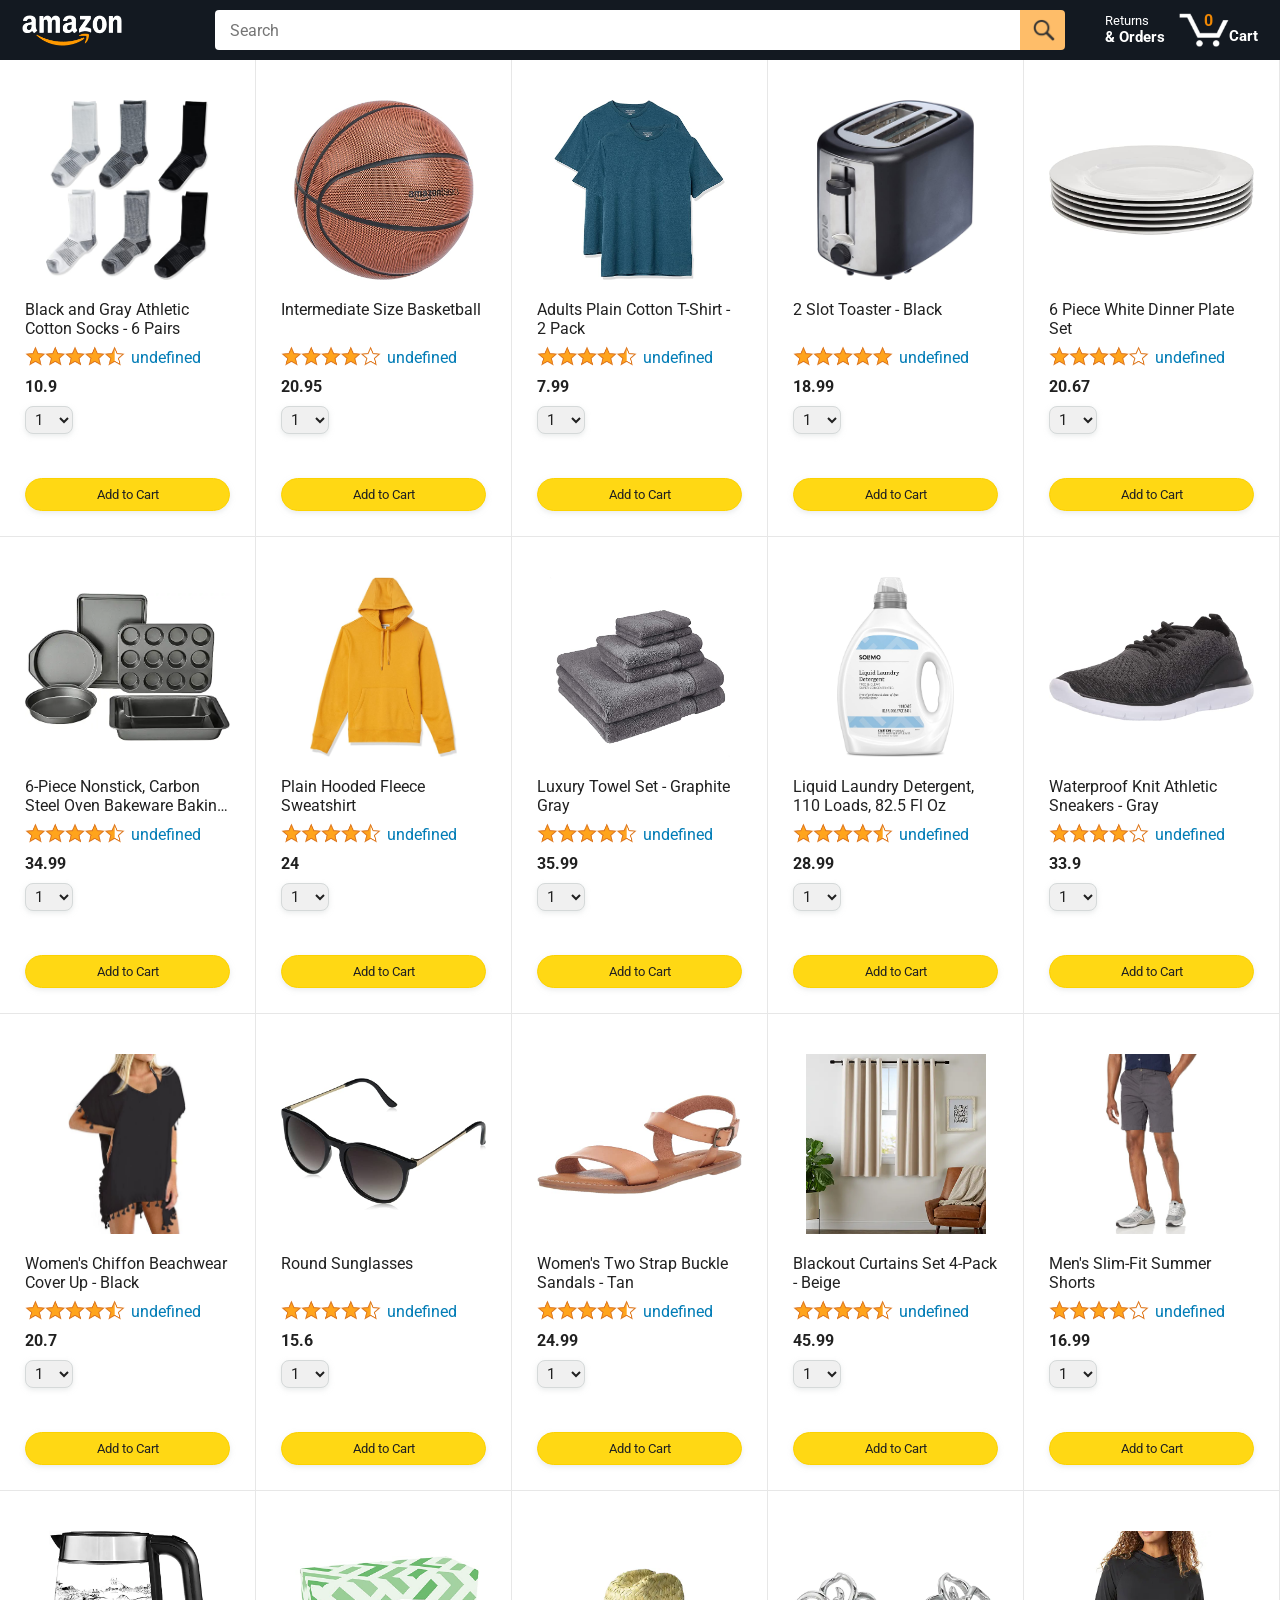
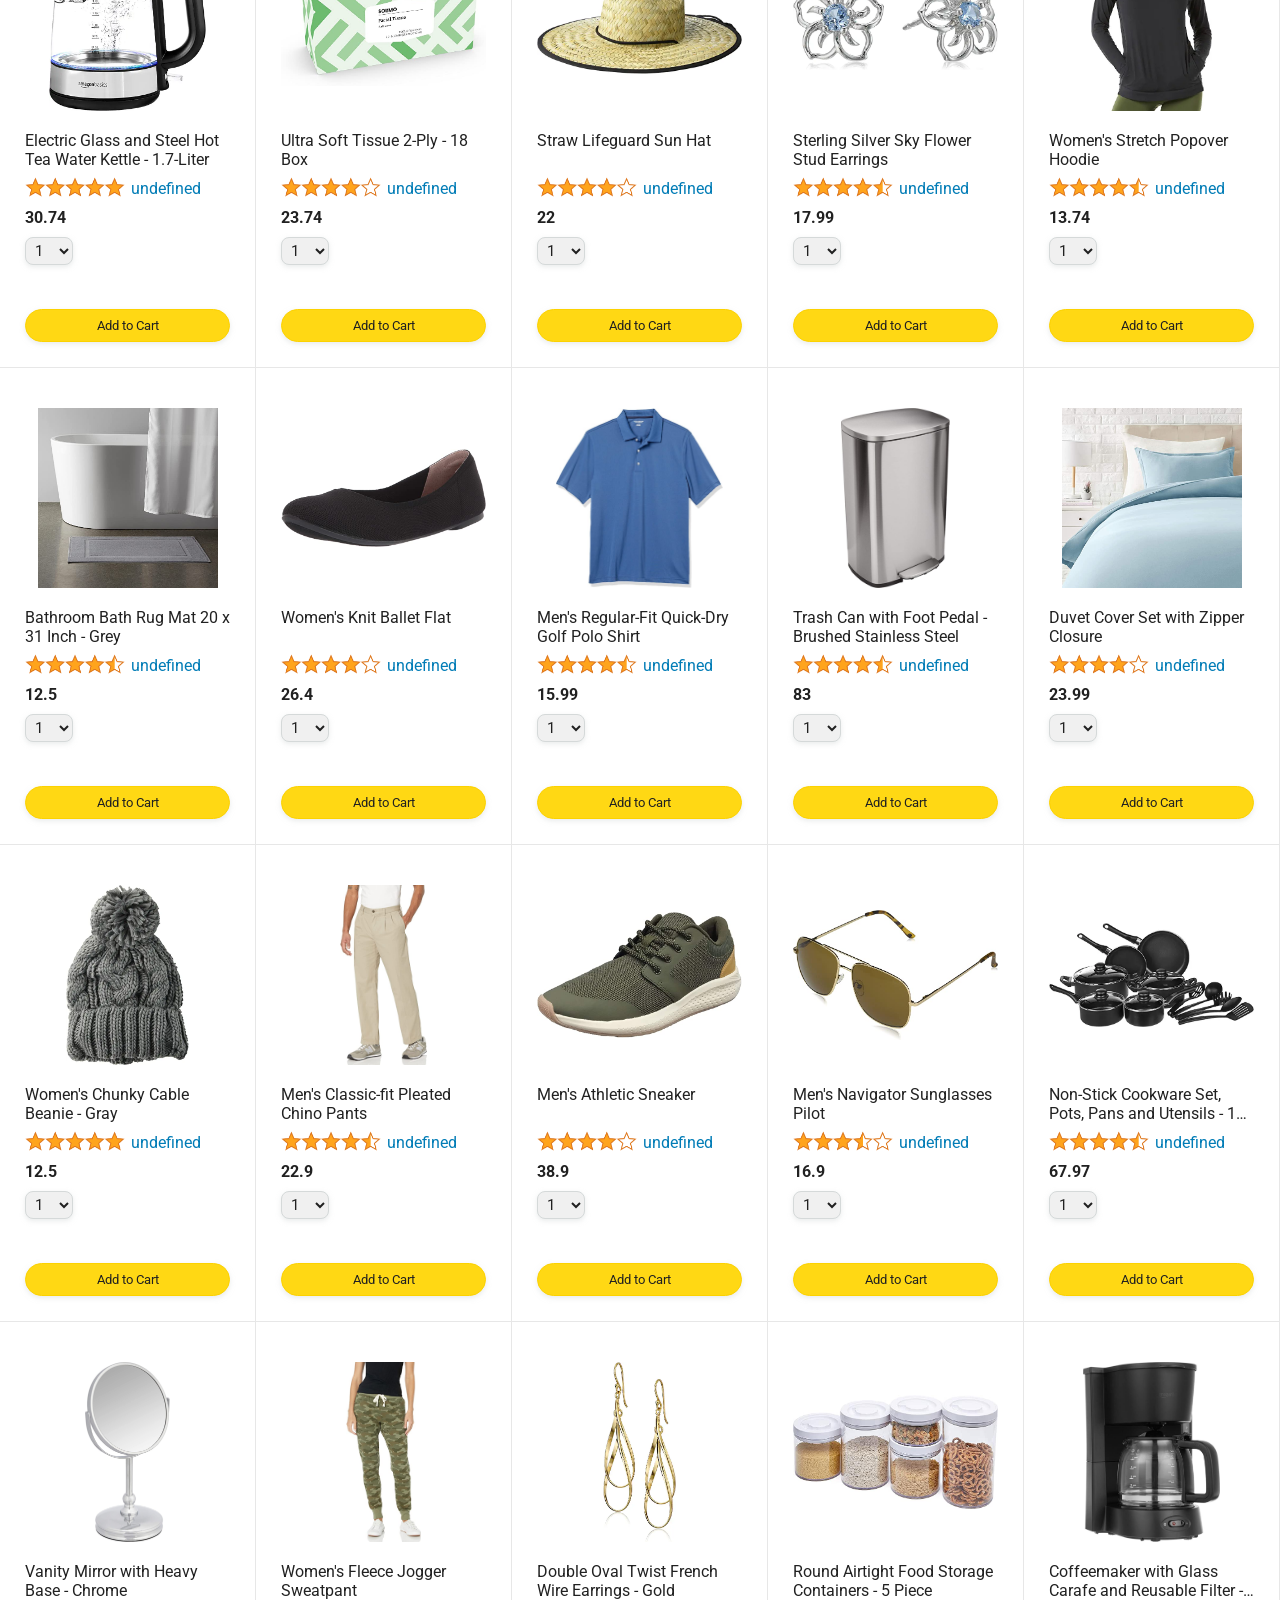
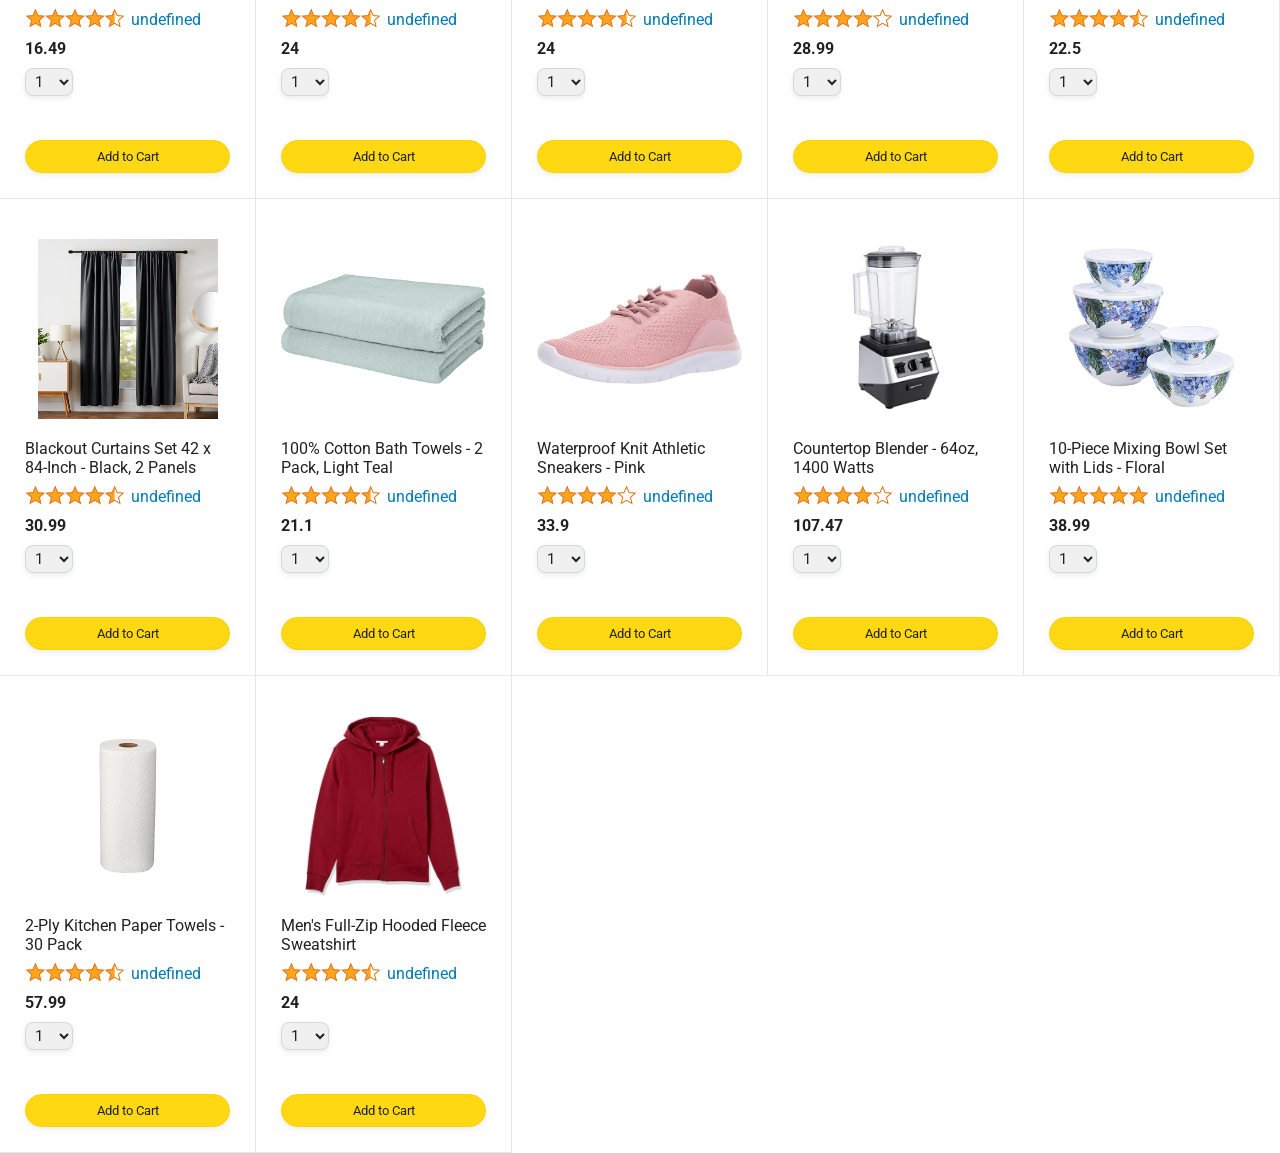
<file: amazonClone/amazon.html>
<!DOCTYPE html>
<html>
  <head>
    <title>Amazon Project</title>

    <!-- This code is needed for responsive design to work.
      (Responsive design = make the website look good on
      smaller screen sizes like a phone or a tablet). -->
    <meta name="viewport" content="width=device-width, initial-scale=1">

    <!-- Load a font called Roboto from Google Fonts. -->
    <link rel="preconnect" href="https://fonts.googleapis.com">
    <link rel="preconnect" href="https://fonts.gstatic.com" crossorigin>
    <link href="https://fonts.googleapis.com/css2?family=Roboto:wght@400;500;700&display=swap" rel="stylesheet">

    <!-- Here are the CSS files for this page. -->
    <link rel="stylesheet" href="styles/shared/general.css">
    <link rel="stylesheet" href="styles/shared/amazon-header.css">
    <link rel="stylesheet" href="styles/pages/amazon.css">
  </head>
  <body>
    <div class="amazon-header">
      <div class="amazon-header-left-section">
        <a href="amazon.html" class="header-link">
          <img class="amazon-logo"
            src="images/amazon-logo-white.png">
          <img class="amazon-mobile-logo"
            src="images/amazon-mobile-logo-white.png">
        </a>
      </div>

      <div class="amazon-header-middle-section">
        <input class="search-bar" type="text" placeholder="Search">

        <button class="search-button">
          <img class="search-icon" src="images/icons/search-icon.png">
        </button>
      </div>

      <div class="amazon-header-right-section">
        <a class="orders-link header-link" href="orders.html">
          <span class="returns-text">Returns</span>
          <span class="orders-text">& Orders</span>
        </a>

        <a class="cart-link header-link" href="checkout.html">
          <img class="cart-icon" src="images/icons/cart-icon.png">
          <div class="cart-quantity js-cart-quantity">0</div>
          <div class="cart-text">Cart</div>
        </a>
      </div>
    </div>
    
    <div class="main">
      <div class="products-grid js-product-grid">

      </div>
      </div>
    </div>
    <script src="data/cart.js"></script>
    <script src="data/products.js"></script>
    <script src="scripts/amazon.js" ></script>
  </body>
</html>
</file>
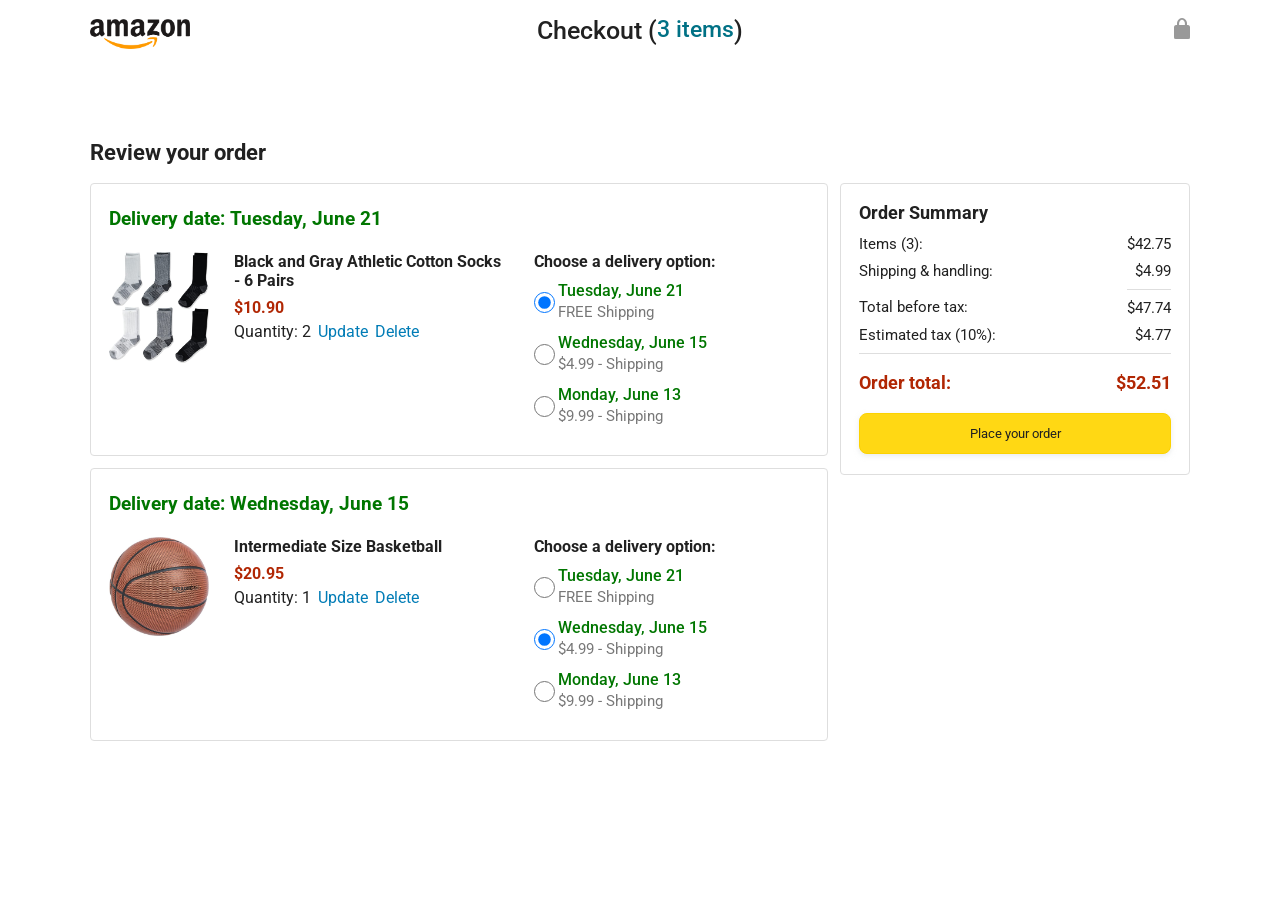
<file: amazonClone/checkout.html>
<!DOCTYPE html>
<html>
  <head>
    <title>Checkout</title>

    <!-- This code is needed for responsive design to work.
      (Responsive design = make the website look good on
      smaller screen sizes like a phone or a tablet). -->
    <meta name="viewport" content="width=device-width, initial-scale=1">

    <!-- Load a font called Roboto from Google Fonts. -->
    <link rel="preconnect" href="https://fonts.googleapis.com">
    <link rel="preconnect" href="https://fonts.gstatic.com" crossorigin>
    <link href="https://fonts.googleapis.com/css2?family=Roboto:wght@400;500;700&display=swap" rel="stylesheet">

    <!-- Here are the CSS files for this page. -->
    <link rel="stylesheet" href="styles/shared/general.css">
    <link rel="stylesheet" href="styles/pages/checkout/checkout-header.css">
    <link rel="stylesheet" href="styles/pages/checkout/checkout.css">
  </head>
  <body>
    <div class="checkout-header">
      <div class="header-content">
        <div class="checkout-header-left-section">
          <a href="amazon.html">
            <img class="amazon-logo" src="images/amazon-logo.png">
            <img class="amazon-mobile-logo" src="images/amazon-mobile-logo.png">
          </a>
        </div>

        <div class="checkout-header-middle-section">
          Checkout (<a class="return-to-home-link"
            href="amazon.html">3 items</a>)
        </div>

        <div class="checkout-header-right-section">
          <img src="images/icons/checkout-lock-icon.png">
        </div>
      </div>
    </div>

    <div class="main">
      <div class="page-title">Review your order</div>

      <div class="checkout-grid">
        <div class="order-summary">
          <div class="cart-item-container">
            <div class="delivery-date">
              Delivery date: Tuesday, June 21
            </div>

            <div class="cart-item-details-grid">
              <img class="product-image"
                src="images/products/athletic-cotton-socks-6-pairs.jpg">

              <div class="cart-item-details">
                <div class="product-name">
                  Black and Gray Athletic Cotton Socks - 6 Pairs
                </div>
                <div class="product-price">
                  $10.90
                </div>
                <div class="product-quantity">
                  <span>
                    Quantity: <span class="quantity-label">2</span>
                  </span>
                  <span class="update-quantity-link link-primary">
                    Update
                  </span>
                  <span class="delete-quantity-link link-primary">
                    Delete
                  </span>
                </div>
              </div>

              <div class="delivery-options">
                <div class="delivery-options-title">
                  Choose a delivery option:
                </div>
                <div class="delivery-option">
                  <input type="radio" checked
                    class="delivery-option-input"
                    name="delivery-option-1">
                  <div>
                    <div class="delivery-option-date">
                      Tuesday, June 21
                    </div>
                    <div class="delivery-option-price">
                      FREE Shipping
                    </div>
                  </div>
                </div>
                <div class="delivery-option">
                  <input type="radio"
                    class="delivery-option-input"
                    name="delivery-option-1">
                  <div>
                    <div class="delivery-option-date">
                      Wednesday, June 15
                    </div>
                    <div class="delivery-option-price">
                      $4.99 - Shipping
                    </div>
                  </div>
                </div>
                <div class="delivery-option">
                  <input type="radio"
                    class="delivery-option-input"
                    name="delivery-option-1">
                  <div>
                    <div class="delivery-option-date">
                      Monday, June 13
                    </div>
                    <div class="delivery-option-price">
                      $9.99 - Shipping
                    </div>
                  </div>
                </div>
              </div>
            </div>
          </div>

          <div class="cart-item-container">
            <div class="delivery-date">
              Delivery date: Wednesday, June 15
            </div>

            <div class="cart-item-details-grid">
              <img class="product-image"
                src="images/products/intermediate-composite-basketball.jpg">

              <div class="cart-item-details">
                <div class="product-name">
                  Intermediate Size Basketball
                </div>
                <div class="product-price">
                  $20.95
                </div>
                <div class="product-quantity">
                  <span>
                    Quantity: <span class="quantity-label">1</span>
                  </span>
                  <span class="update-quantity-link link-primary">
                    Update
                  </span>
                  <span class="delete-quantity-link link-primary">
                    Delete
                  </span>
                </div>
              </div>

              <div class="delivery-options">
                <div class="delivery-options-title">
                  Choose a delivery option:
                </div>

                <div class="delivery-option">
                  <input type="radio" class="delivery-option-input"
                    name="delivery-option-2">
                  <div>
                    <div class="delivery-option-date">
                      Tuesday, June 21
                    </div>
                    <div class="delivery-option-price">
                      FREE Shipping
                    </div>
                  </div>
                </div>
                <div class="delivery-option">
                  <input type="radio" checked class="delivery-option-input"
                    name="delivery-option-2">
                  <div>
                    <div class="delivery-option-date">
                      Wednesday, June 15
                    </div>
                    <div class="delivery-option-price">
                      $4.99 - Shipping
                    </div>
                  </div>
                </div>
                <div class="delivery-option">
                  <input type="radio" class="delivery-option-input"
                    name="delivery-option-2">
                  <div>
                    <div class="delivery-option-date">
                      Monday, June 13
                    </div>
                    <div class="delivery-option-price">
                      $9.99 - Shipping
                    </div>
                  </div>
                </div>
              </div>
            </div>
          </div>
        </div>

        <div class="payment-summary">
          <div class="payment-summary-title">
            Order Summary
          </div>

          <div class="payment-summary-row">
            <div>Items (3):</div>
            <div class="payment-summary-money">$42.75</div>
          </div>

          <div class="payment-summary-row">
            <div>Shipping &amp; handling:</div>
            <div class="payment-summary-money">$4.99</div>
          </div>

          <div class="payment-summary-row subtotal-row">
            <div>Total before tax:</div>
            <div class="payment-summary-money">$47.74</div>
          </div>

          <div class="payment-summary-row">
            <div>Estimated tax (10%):</div>
            <div class="payment-summary-money">$4.77</div>
          </div>

          <div class="payment-summary-row total-row">
            <div>Order total:</div>
            <div class="payment-summary-money">$52.51</div>
          </div>

          <button class="place-order-button button-primary">
            Place your order
          </button>
        </div>
      </div>
    </div>
  </body>
</html>
</file>
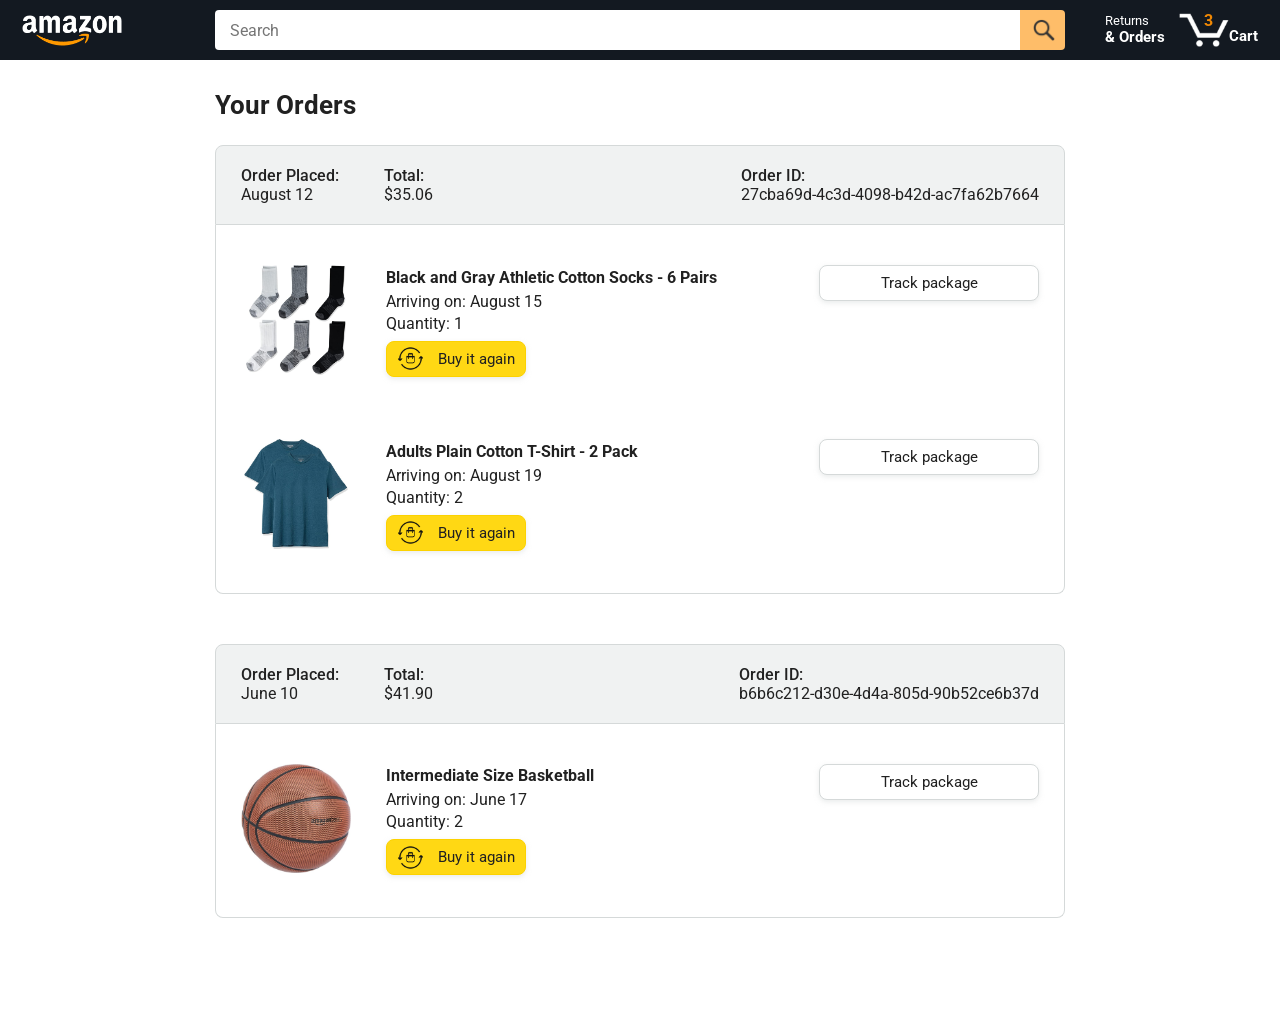
<file: amazonClone/orders.html>
<!DOCTYPE html>
<html>
  <head>
    <title>Orders</title>

    <!-- This code is needed for responsive design to work.
      (Responsive design = make the website look good on
      smaller screen sizes like a phone or a tablet). -->
    <meta name="viewport" content="width=device-width, initial-scale=1">

    <!-- Load a font called Roboto from Google Fonts. -->
    <link rel="preconnect" href="https://fonts.googleapis.com">
    <link rel="preconnect" href="https://fonts.gstatic.com" crossorigin>
    <link href="https://fonts.googleapis.com/css2?family=Roboto:wght@400;500;700&display=swap" rel="stylesheet">

    <!-- Here are the CSS files for this page. -->
    <link rel="stylesheet" href="styles/shared/general.css">
    <link rel="stylesheet" href="styles/shared/amazon-header.css">
    <link rel="stylesheet" href="styles/pages/orders.css">
  </head>
  <body>
    <div class="amazon-header">
      <div class="amazon-header-left-section">
        <a href="amazon.html" class="header-link">
          <img class="amazon-logo"
            src="images/amazon-logo-white.png">
          <img class="amazon-mobile-logo"
            src="images/amazon-mobile-logo-white.png">
        </a>
      </div>

      <div class="amazon-header-middle-section">
        <input class="search-bar" type="text" placeholder="Search">

        <button class="search-button">
          <img class="search-icon" src="images/icons/search-icon.png">
        </button>
      </div>

      <div class="amazon-header-right-section">
        <a class="orders-link header-link" href="orders.html">
          <span class="returns-text">Returns</span>
          <span class="orders-text">& Orders</span>
        </a>

        <a class="cart-link header-link" href="checkout.html">
          <img class="cart-icon" src="images/icons/cart-icon.png">
          <div class="cart-quantity">3</div>
          <div class="cart-text">Cart</div>
        </a>
      </div>
    </div>

    <div class="main">
      <div class="page-title">Your Orders</div>

      <div class="orders-grid">
        <div class="order-container">
          
          <div class="order-header">
            <div class="order-header-left-section">
              <div class="order-date">
                <div class="order-header-label">Order Placed:</div>
                <div>August 12</div>
              </div>
              <div class="order-total">
                <div class="order-header-label">Total:</div>
                <div>$35.06</div>
              </div>
            </div>

            <div class="order-header-right-section">
              <div class="order-header-label">Order ID:</div>
              <div>27cba69d-4c3d-4098-b42d-ac7fa62b7664</div>
            </div>
          </div>

          <div class="order-details-grid">
            <div class="product-image-container">
              <img src="images/products/athletic-cotton-socks-6-pairs.jpg">
            </div>

            <div class="product-details">
              <div class="product-name">
                Black and Gray Athletic Cotton Socks - 6 Pairs
              </div>
              <div class="product-delivery-date">
                Arriving on: August 15
              </div>
              <div class="product-quantity">
                Quantity: 1
              </div>
              <button class="buy-again-button button-primary">
                <img class="buy-again-icon" src="images/icons/buy-again.png">
                <span class="buy-again-message">Buy it again</span>
              </button>
            </div>

            <div class="product-actions">
              <a href="tracking.html">
                <button class="track-package-button button-secondary">
                  Track package
                </button>
              </a>
            </div>

            <div class="product-image-container">
              <img src="images/products/adults-plain-cotton-tshirt-2-pack-teal.jpg">
            </div>

            <div class="product-details">
              <div class="product-name">
                Adults Plain Cotton T-Shirt - 2 Pack
              </div>
              <div class="product-delivery-date">
                Arriving on: August 19
              </div>
              <div class="product-quantity">
                Quantity: 2
              </div>
              <button class="buy-again-button button-primary">
                <img class="buy-again-icon" src="images/icons/buy-again.png">
                <span class="buy-again-message">Buy it again</span>
              </button>
            </div>

            <div class="product-actions">
              <a href="tracking.html">
                <button class="track-package-button button-secondary">
                  Track package
                </button>
              </a>
            </div>
          </div>
        </div>

        <div class="order-container">

          <div class="order-header">
            <div class="order-header-left-section">
              <div class="order-date">
                <div class="order-header-label">Order Placed:</div>
                <div>June 10</div>
              </div>
              <div class="order-total">
                <div class="order-header-label">Total:</div>
                <div>$41.90</div>
              </div>
            </div>

            <div class="order-header-right-section">
              <div class="order-header-label">Order ID:</div>
              <div>b6b6c212-d30e-4d4a-805d-90b52ce6b37d</div>
            </div>
          </div>

          <div class="order-details-grid">
            <div class="product-image-container">
              <img src="images/products/intermediate-composite-basketball.jpg">
            </div>

            <div class="product-details">
              <div class="product-name">
                Intermediate Size Basketball
              </div>
              <div class="product-delivery-date">
                Arriving on: June 17
              </div>
              <div class="product-quantity">
                Quantity: 2
              </div>
              <button class="buy-again-button button-primary">
                <img class="buy-again-icon" src="images/icons/buy-again.png">
                <span class="buy-again-message">Buy it again</span>
              </button>
            </div>

            <div class="product-actions">
              <a href="tracking.html">
                <button class="track-package-button button-secondary">
                  Track package
                </button>
              </a>
            </div>
          </div>
        </div>
      </div>
    </div>
  </body>
</html>
</file>
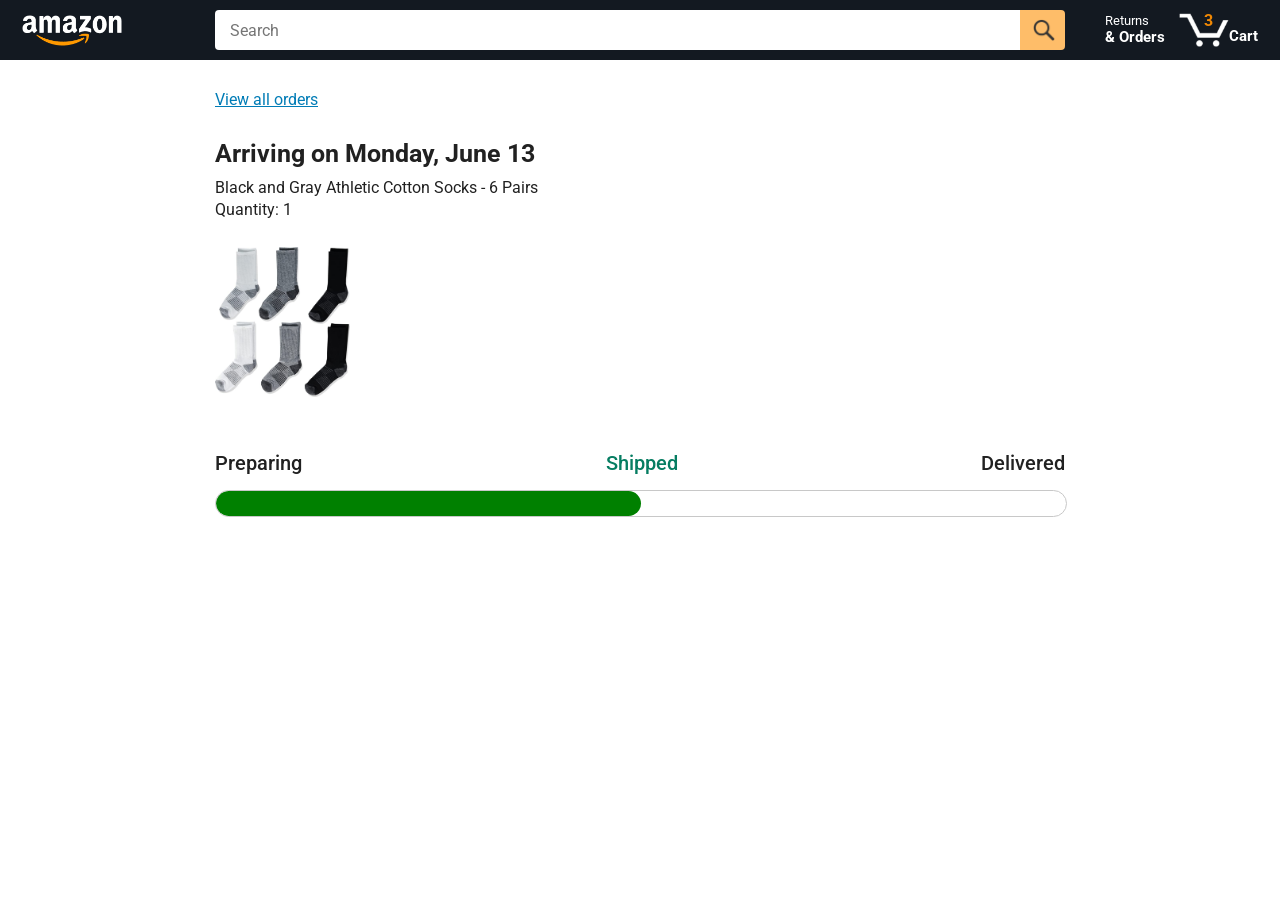
<file: amazonClone/tracking.html>
<!DOCTYPE html>
<html>
  <head>
    <title>Tracking</title>

    <!-- This code is needed for responsive design to work.
      (Responsive design = make the website look good on
      smaller screen sizes like a phone or a tablet). -->
    <meta name="viewport" content="width=device-width, initial-scale=1">

    <!-- Load a font called Roboto from Google Fonts. -->
    <link rel="preconnect" href="https://fonts.googleapis.com">
    <link rel="preconnect" href="https://fonts.gstatic.com" crossorigin>
    <link href="https://fonts.googleapis.com/css2?family=Roboto:wght@400;500;700&display=swap" rel="stylesheet">

    <!-- Here are the CSS files for this page. -->
    <link rel="stylesheet" href="styles/shared/general.css">
    <link rel="stylesheet" href="styles/shared/amazon-header.css">
    <link rel="stylesheet" href="styles/pages/tracking.css">
  </head>
  <body>
    <div class="amazon-header">
      <div class="amazon-header-left-section">
        <a href="amazon.html" class="header-link">
          <img class="amazon-logo"
            src="images/amazon-logo-white.png">
          <img class="amazon-mobile-logo"
            src="images/amazon-mobile-logo-white.png">
        </a>
      </div>

      <div class="amazon-header-middle-section">
        <input class="search-bar" type="text" placeholder="Search">

        <button class="search-button">
          <img class="search-icon" src="images/icons/search-icon.png">
        </button>
      </div>

      <div class="amazon-header-right-section">
        <a class="orders-link header-link" href="orders.html">
          <span class="returns-text">Returns</span>
          <span class="orders-text">& Orders</span>
        </a>

        <a class="cart-link header-link" href="checkout.html">
          <img class="cart-icon" src="images/icons/cart-icon.png">
          <div class="cart-quantity">3</div>
          <div class="cart-text">Cart</div>
        </a>
      </div>
    </div>

    <div class="main">
      <div class="order-tracking">
        <a class="back-to-orders-link link-primary" href="orders.html">
          View all orders
        </a>

        <div class="delivery-date">
          Arriving on Monday, June 13
        </div>

        <div class="product-info">
          Black and Gray Athletic Cotton Socks - 6 Pairs
        </div>

        <div class="product-info">
          Quantity: 1
        </div>

        <img class="product-image" src="images/products/athletic-cotton-socks-6-pairs.jpg">

        <div class="progress-labels-container">
          <div class="progress-label">
            Preparing
          </div>
          <div class="progress-label current-status">
            Shipped
          </div>
          <div class="progress-label">
            Delivered
          </div>
        </div>

        <div class="progress-bar-container">
          <div class="progress-bar"></div>
        </div>
      </div>
    </div>
  </body>
</html>
</file>
<file: amazonClone/styles/shared/general.css>
body {
  font-family: Roboto, Arial;
  color: rgb(33, 33, 33);
  /* The <body> element has a default margin of 8px
     on all sides. This removes the default margins. */
  margin: 0;
}

/* <p> elements have a default margin on the top
   and bottom. This removes the default margins. */
p {
  margin: 0;
}

button {
  cursor: pointer;
}

select {
  cursor: pointer;
}

input, select, button {
  font-family: Roboto, Arial;
}

.button-primary {
  color: rgb(33, 33, 33);
  background-color: rgb(255, 216, 20);
  border: 1px solid rgb(252, 210, 0);
  border-radius: 8px;
  cursor: pointer;
  box-shadow: 0 2px 5px rgba(213, 217, 217, 0.5);
}

.button-primary:hover {
  background-color: rgb(247, 202, 0);
  border: 1px solid rgb(242, 194, 0);
}

.button-primary:active {
  background: rgb(255, 216, 20);
  border-color: rgb(252, 210, 0);
  box-shadow: none;
}

.button-secondary {
  color: rgb(33, 33, 33);
  background: white;
  border: 1px solid rgb(213, 217, 217);
  border-radius: 8px;
  cursor: pointer;
  box-shadow: 0 2px 5px rgba(213, 217, 217, 0.5);
}

.button-secondary:hover {
  background-color: rgb(247, 250, 250);
}

.button-secondary:active {
  background-color: rgb(237, 253, 255);
  box-shadow: none;
}

/* These styles will limit text to 2 lines. Anything
   beyond 2 lines will be replaced with "..."
   You can find this code by using an A.I. tool or by
   searching in Google.
   https://css-tricks.com/almanac/properties/l/line-clamp/ */
.limit-text-to-2-lines {
  display: -webkit-box;
  -webkit-line-clamp: 2;
  -webkit-box-orient: vertical;
  overflow: hidden;
}

.link-primary {
  color: rgb(1, 124, 182);
  cursor: pointer;
}

.link-primary:hover {
  color: rgb(196, 80, 0);
}

/* Styles for dropdown selectors. */
select {
  color: rgb(33, 33, 33);
  background-color: rgb(240, 240, 240);
  border: 1px solid rgb(213, 217, 217);
  border-radius: 8px;
  padding: 3px 5px;
  font-size: 15px;
  cursor: pointer;
  box-shadow: 0 2px 5px rgba(213, 217, 217, 0.5);
}

select:focus,
input:focus {
  outline: 2px solid rgb(255, 153, 0);
}
</file>
<file: amazonClone/styles/shared/amazon-header.css>
.amazon-header {
  background-color: rgb(19, 25, 33);
  color: white;
  padding-left: 15px;
  padding-right: 15px;

  display: flex;
  align-items: center;
  justify-content: space-between;

  position: fixed;
  top: 0;
  left: 0;
  right: 0;
  height: 60px;
}

.amazon-header-left-section {
  width: 180px;
}

@media (max-width: 800px) {
  .amazon-header-left-section {
    width: unset;
  }
}

.header-link {
  display: inline-block;
  padding: 6px;
  border-radius: 2px;
  cursor: pointer;
  text-decoration: none;
  border: 1px solid rgba(0, 0, 0, 0);
}

.header-link:hover {
  border: 1px solid white;
}

.amazon-logo {
  width: 100px;
  margin-top: 5px;
}

.amazon-mobile-logo {
  display: none;
}

@media (max-width: 575px) {
  .amazon-logo {
    display: none;
  }

  .amazon-mobile-logo {
    display: block;
    height: 35px;
    margin-top: 5px;
  }
}

.amazon-header-middle-section {
  flex: 1;
  max-width: 850px;
  margin-left: 10px;
  margin-right: 10px;
  display: flex;
}

.search-bar {
  flex: 1;
  width: 0;
  font-size: 16px;
  height: 38px;
  padding-left: 15px;
  border: none;
  border-top-left-radius: 4px;
  border-bottom-left-radius: 4px;
  border-top-right-radius: 0;
  border-bottom-right-radius: 0;
}

.search-button {
  background-color: rgb(254, 189, 105);
  border: none;
  width: 45px;
  height: 40px;
  border-top-right-radius: 4px;
  border-bottom-right-radius: 4px;
  flex-shrink: 0;
}

.search-icon {
  height: 22px;
  margin-left: 2px;
  margin-top: 3px;
}

.amazon-header-right-section {
  width: 180px;
  flex-shrink: 0;
  display: flex;
  justify-content: end;
}

.orders-link {
  color: white;
}

.returns-text {
  display: block;
  font-size: 13px;
}

.orders-text {
  display: block;
  font-size: 15px;
  font-weight: 700;
}

.cart-link {
  color: white;
  display: flex;
  align-items: center;
  position: relative;
}

.cart-icon {
  width: 50px;
}

.cart-text {
  margin-top: 12px;
  font-size: 15px;
  font-weight: 700;
}

.cart-quantity {
  color: rgb(240, 136, 4);
  font-size: 16px;
  font-weight: 700;

  position: absolute;
  top: 4px;
  left: 22px;
  
  width: 26px;
  text-align: center;
}
</file>
<file: amazonClone/styles/pages/amazon.css>
.main {
  margin-top: 60px;
}

.products-grid {
  display: grid;

  /* - In CSS Grid, 1fr means a column will take up the
       remaining space in the grid.
     - If we write 1fr 1fr ... 1fr; 8 times, this will
       divide the grid into 8 columns, each taking up an
       equal amount of the space.
     - repeat(8, 1fr); is a shortcut for repeating "1fr"
       8 times (instead of typing out "1fr" 8 times).
       repeat(...) is a special property that works with
       display: grid; */
  grid-template-columns: repeat(8, 1fr);
}

/* @media is used to create responsive design (making the
   website look good on any screen size). This @media
   means when the screen width is 2000px or less, we
   will divide the grid into 7 columns instead of 8. */
@media (max-width: 2000px) {
  .products-grid {
    grid-template-columns: repeat(7, 1fr);
  }
}

/* This @media means when the screen width is 1600px or
   less, we will divide the grid into 6 columns. */
@media (max-width: 1600px) {
  .products-grid {
    grid-template-columns: repeat(6, 1fr);
  }
}

@media (max-width: 1300px) {
  .products-grid {
    grid-template-columns: repeat(5, 1fr);
  }
}

@media (max-width: 1000px) {
  .products-grid {
    grid-template-columns: repeat(4, 1fr);
  }
}

@media (max-width: 800px) {
  .products-grid {
    grid-template-columns: repeat(3, 1fr);
  }
}

@media (max-width: 575px) {
  .products-grid {
    grid-template-columns: repeat(2, 1fr);
  }
}

@media (max-width: 450px) {
  .products-grid {
    grid-template-columns: 1fr;
  }
}

.product-container {
  padding-top: 40px;
  padding-bottom: 25px;
  padding-left: 25px;
  padding-right: 25px;

  border-right: 1px solid rgb(231, 231, 231);
  border-bottom: 1px solid rgb(231, 231, 231);

  display: flex;
  flex-direction: column;
}

.product-image-container {
  display: flex;
  justify-content: center;
  align-items: center;

  height: 180px;
  margin-bottom: 20px;
}

.product-image {
  /* Images will overflow their container by default. To
    prevent this, we set max-width and max-height to 100%
    so they stay inside their container. */
  max-width: 100%;
  max-height: 100%;
}

.product-name {
  height: 40px;
  margin-bottom: 5px;
}

.product-rating-container {
  display: flex;
  align-items: center;
  margin-bottom: 10px;
}

.product-rating-stars {
  width: 100px;
  margin-right: 6px;
}

.product-rating-count {
  color: rgb(1, 124, 182);
  cursor: pointer;
  margin-top: 3px;
}

.product-price {
  font-weight: 700;
  margin-bottom: 10px;
}

.product-quantity-container {
  margin-bottom: 17px;
}

.product-spacer {
  flex: 1;
}

.added-to-cart {
  color: rgb(6, 125, 98);
  font-size: 16px;

  display: flex;
  align-items: center;
  margin-bottom: 8px;

  /* At first, the "Added to cart" message will
     be invisible. Use JavaScript to change the
     opacity and make it visible. */
  opacity: 0;
}

.added-to-cart img {
  height: 20px;
  margin-right: 5px;
}

.add-to-cart-button {
  width: 100%;
  padding: 8px;
  border-radius: 50px;
}
</file>
<file: amazonClone/styles/pages/checkout/checkout-header.css>
.checkout-header {
  height: 60px;
  padding-left: 30px;
  padding-right: 30px;
  background-color: white;

  display: flex;
  justify-content: center;

  position: fixed;
  top: 0;
  left: 0;
  right: 0;
  z-index: 1000;
}

.header-content {
  width: 100%;
  max-width: 1100px;

  display: flex;
  align-items: center;
}

.checkout-header-left-section {
  width: 150px;
}

.amazon-logo {
  width: 100px;
  margin-top: 12px;
}

.amazon-mobile-logo {
  display: none;
}

/* @media is used to create responsive design (making the
   website look good on any screen size). This @media
   means when the screen width is 575px or less, different
   styles (inside the {...}) will be applied. */
@media (max-width: 575px) {
  .checkout-header-left-section {
    width: auto;
  }

  .amazon-logo {
    display: none;
  }

  .amazon-mobile-logo {
    display: inline-block;
    height: 35px;
    margin-top: 5px;
  }
}

.checkout-header-middle-section {
  flex: 1;
  flex-shrink: 0;
  text-align: center;

  font-size: 25px;
  font-weight: 500;

  display: flex;
  justify-content: center;
}

.return-to-home-link {
  color: rgb(0, 113, 133);
  font-size: 23px;
  text-decoration: none;
  cursor: pointer;
}

@media (max-width: 1000px) {
  .checkout-header-middle-section {
    font-size: 20px;
    margin-right: 60px;
  }

  .return-to-home-link {
    font-size: 18px;
  }
}

@media (max-width: 575px) {
  .checkout-header-middle-section {
    margin-right: 5px;
  }
}

.checkout-header-right-section {
  text-align: right;
  width: 150px;
}

@media (max-width: 1000px) {
  .checkout-header-right-section {
    width: auto;
  }
}
</file>
<file: amazonClone/styles/pages/checkout/checkout.css>
.main {
  max-width: 1100px;
  padding-left: 30px;
  padding-right: 30px;

  margin-top: 140px;
  margin-bottom: 100px;

  /* margin-left: auto;
     margin-right auto;
     Is a trick for centering an element horizontally
     without needing a container. */
  margin-left: auto;
  margin-right: auto;
}

.page-title {
  font-weight: 700;
  font-size: 22px;
  margin-bottom: 18px;
}

.checkout-grid {
  display: grid;
  /* Here, 1fr means the first column will take
     up the remaining space in the grid. */
  grid-template-columns: 1fr 350px;
  column-gap: 12px;

  /* Use align-items: start; to prevent the elements
     in the grid from stretching vertically. */
  align-items: start;
}

@media (max-width: 1000px) {
  .main {
    max-width: 500px;
  }

  .checkout-grid {
    grid-template-columns: 1fr;
  }
}

.cart-item-container,
.payment-summary {
  border: 1px solid rgb(222, 222, 222);
  border-radius: 4px;
  padding: 18px;
}

.cart-item-container {
  margin-bottom: 12px;
}

.payment-summary {
  padding-bottom: 5px;
}

@media (max-width: 1000px) {
  .payment-summary {
    /* grid-row: 1 means this element will be placed into row
      1 in the grid. (Normally, the row that an element is
      placed in is determined by the order of the elements in
      the HTML. grid-row overrides this default ordering). */
    grid-row: 1;
    margin-bottom: 12px;
  }
}

.delivery-date {
  color: rgb(0, 118, 0);
  font-weight: 700;
  font-size: 19px;
  margin-top: 5px;
  margin-bottom: 22px;
}

.cart-item-details-grid {
  display: grid;
  /* 100px 1fr 1fr; means the 2nd and 3rd column will
     take up half the remaining space in the grid
     (they will divide up the remaining space evenly). */
  grid-template-columns: 100px 1fr 1fr;
  column-gap: 25px;
}

@media (max-width: 1000px) {
  .cart-item-details-grid {
    grid-template-columns: 100px 1fr;
    row-gap: 30px;
  }
}

.product-image {
  max-width: 100%;
  max-height: 120px;

  /* margin-left: auto;
     margin-right auto;
     Is a trick for centering an element horizontally
     without needing a container. */
  margin-left: auto;
  margin-right: auto;
}

.product-name {
  font-weight: 700;
  margin-bottom: 8px;
}

.product-price {
  color: rgb(177, 39, 4);
  font-weight: 700;
  margin-bottom: 5px;
}

.product-quantity .link-primary {
  margin-left: 3px;
}

@media (max-width: 1000px) {
  .delivery-options {
    /* grid-column: 1 means this element will be placed
       in column 1 in the grid. (Normally, the column that
       an element is placed in is determined by the order
       of the elements in the HTML. grid-column overrides
       this default ordering).
       
       / span 2 means this element will take up 2 columns
       in the grid (Normally, each element takes up 1
       column in the grid). */
    grid-column: 1 / span 2;
  }
}

.delivery-options-title {
  font-weight: 700;
  margin-bottom: 10px;
}

.delivery-option {
  display: grid;
  grid-template-columns: 24px 1fr;
  margin-bottom: 12px;
  cursor: pointer;
}

.delivery-option-input {
  margin-left: 0px;
  cursor: pointer;
}

.delivery-option-date {
  color: rgb(0, 118, 0);
  font-weight: 500;
  margin-bottom: 3px;
}

.delivery-option-price {
  color: rgb(120, 120, 120);
  font-size: 15px;
}

.payment-summary-title {
  font-weight: 700;
  font-size: 18px;
  margin-bottom: 12px;
}

.payment-summary-row {
  display: grid;
  /* 1fr auto; means the width of the 2nd column will be
     determined by the elements inside the column (auto).
     The 1st column will take up the remaining space. */
  grid-template-columns: 1fr auto;

  font-size: 15px;
  margin-bottom: 9px;
}

.payment-summary-money {
  text-align: right;
}

.subtotal-row .payment-summary-money {
  border-top: 1px solid rgb(222, 222, 222);
}

.subtotal-row div {
  padding-top: 9px;
}

.total-row {
  color: rgb(177, 39, 4);
  font-weight: 700;
  font-size: 18px;

  border-top: 1px solid rgb(222, 222, 222);
  padding-top: 18px;
}

.place-order-button {
  width: 100%;
  padding-top: 12px;
  padding-bottom: 12px;
  border-radius: 8px;

  margin-top: 11px;
  margin-bottom: 15px;
}
</file>
<file: amazonClone/styles/pages/orders.css>
.main {
  max-width: 850px;
  margin-top: 90px;
  margin-bottom: 100px;
  padding-left: 20px;
  padding-right: 20px;

  /* margin-left: auto;
     margin-right auto;
     Is a trick for centering an element horizontally
     without needing a container. */
  margin-left: auto;
  margin-right: auto;
}

.page-title {
  font-weight: 700;
  font-size: 26px;
  margin-bottom: 25px;
}

.orders-grid {
  display: grid;
  grid-template-columns: 1fr;
  row-gap: 50px;
}

.order-header {
  background-color: rgb(240, 242, 242);
  border: 1px solid rgb(213, 217, 217);

  display: flex;
  align-items: center;
  justify-content: space-between;

  padding: 20px 25px;
  border-top-left-radius: 8px;
  border-top-right-radius: 8px;
}

.order-header-left-section {
  display: flex;
  flex-shrink: 0;
}

.order-header-label {
  font-weight: 500;
}

.order-date,
.order-total {
  margin-right: 45px;
}

.order-header-right-section {
  flex-shrink: 1;
}

@media (max-width: 575px) {
  .order-header {
    flex-direction: column;
    align-items: start;
    line-height: 23px;
    padding: 15px;
  }

  .order-header-left-section {
    flex-direction: column;
  }

  .order-header-label {
    margin-right: 5px;
  }

  .order-date,
  .order-total {
    display: grid;
    grid-template-columns: auto 1fr;
    margin-right: 0;
  }

  .order-header-right-section {
    display: grid;
    grid-template-columns: auto 1fr;
  }
}

.order-details-grid {
  padding: 40px 25px;
  border: 1px solid rgb(213, 217, 217);
  border-top: none;
  border-bottom-left-radius: 8px;
  border-bottom-right-radius: 8px;

  display: grid;
  grid-template-columns: 110px 1fr 220px;
  column-gap: 35px;
  row-gap: 60px;
  align-items: center;
}

@media (max-width: 800px) {
  .order-details-grid {
    grid-template-columns: 110px 1fr;
    row-gap: 0;
    padding-bottom: 8px;
  }
}

@media (max-width: 450px) {
  .order-details-grid {
    grid-template-columns: 1fr;
  }
}

.product-image-container {
  text-align: center;
}

.product-image-container img {
  max-width: 110px;
  max-height: 110px;
}

.product-name {
  font-weight: 700;
  margin-bottom: 5px;
}

.product-delivery-date {
  margin-bottom: 3px;
}

.product-quantity {
  margin-bottom: 8px;
}

.buy-again-button {
  font-size: 15px;
  width: 140px;
  height: 36px;
  border-radius: 8px;

  display: flex;
  align-items: center;
  justify-content: center;
}

.buy-again-icon {
  width: 25px;
  margin-right: 15px;
}

.product-actions {
  align-self: start;
}

.track-package-button {
  width: 100%;
  font-size: 15px;
  padding: 8px;
}

@media (max-width: 800px) {
  .buy-again-button {
    margin-bottom: 10px;
  }

  .product-actions {
    /* grid-column: 2 means this element will be placed
       in column 2 in the grid. (Normally, the column that
       an element is placed in is determined by the order
       of the elements in the HTML. grid-column overrides
       this default ordering). */
    grid-column: 2;
    margin-bottom: 30px;
  }

  .track-package-button {
    width: 140px;
  }
}

@media (max-width: 450px) {
  .product-image-container {
    text-align: center;
    margin-bottom: 25px;
  }

  .product-image-container img {
    max-width: 150px;
    max-height: 150px;
  }

  .product-name {
    margin-bottom: 10px;
  }

  .product-quantity {
    margin-bottom: 15px;
  }

  .buy-again-button {
    width: 100%;
    margin-bottom: 15px;
  }

  .product-actions {
    /* grid-column: auto; undos grid-column: 2; from above.
       This element will now be placed in its normal column
       in the grid. */
    grid-column: auto;
    margin-bottom: 70px;
  }

  .track-package-button {
    width: 100%;
    padding: 12px;
  }
}
</file>
<file: amazonClone/styles/pages/tracking.css>
.main {
  max-width: 850px;
  margin-top: 90px;
  margin-bottom: 100px;
  padding-left: 30px;
  padding-right: 30px;

  /* margin-left: auto;
     margin-right auto;
     Is a trick for centering an element horizontally
     without needing a container. */
  margin-left: auto;
  margin-right: auto;
}

.back-to-orders-link {
  display: inline-block;
  margin-bottom: 30px;
}

.delivery-date {
  font-size: 25px;
  font-weight: 700;
  margin-bottom: 10px;
}

.product-info {
  margin-bottom: 3px;
}

.product-image {
  max-width: 150px;
  max-height: 150px;
  margin-top: 25px;
  margin-bottom: 50px;
}

.progress-labels-container {
  display: flex;
  justify-content: space-between;
  font-size: 20px;
  font-weight: 500;
  margin-bottom: 15px;
}

.current-status {
  color: rgb(6, 125, 98);
}

@media (max-width: 575px) {
  .progress-labels-container {
    font-size: 16px;
  }
}

@media (max-width: 450px) {
  .progress-labels-container {
    flex-direction: column;
    margin-bottom: 5px;
  }

  .progress-label {
    margin-bottom: 3px;
  }
}

.progress-bar-container {
  height: 25px;
  width: 100%;

  border: 1px solid rgb(200, 200, 200);
  border-radius: 50px;
  overflow: hidden;
}

.progress-bar {
  height: 100%;
  background-color: green;
  border-radius: 50px;
  width: 50%;
}
</file>
